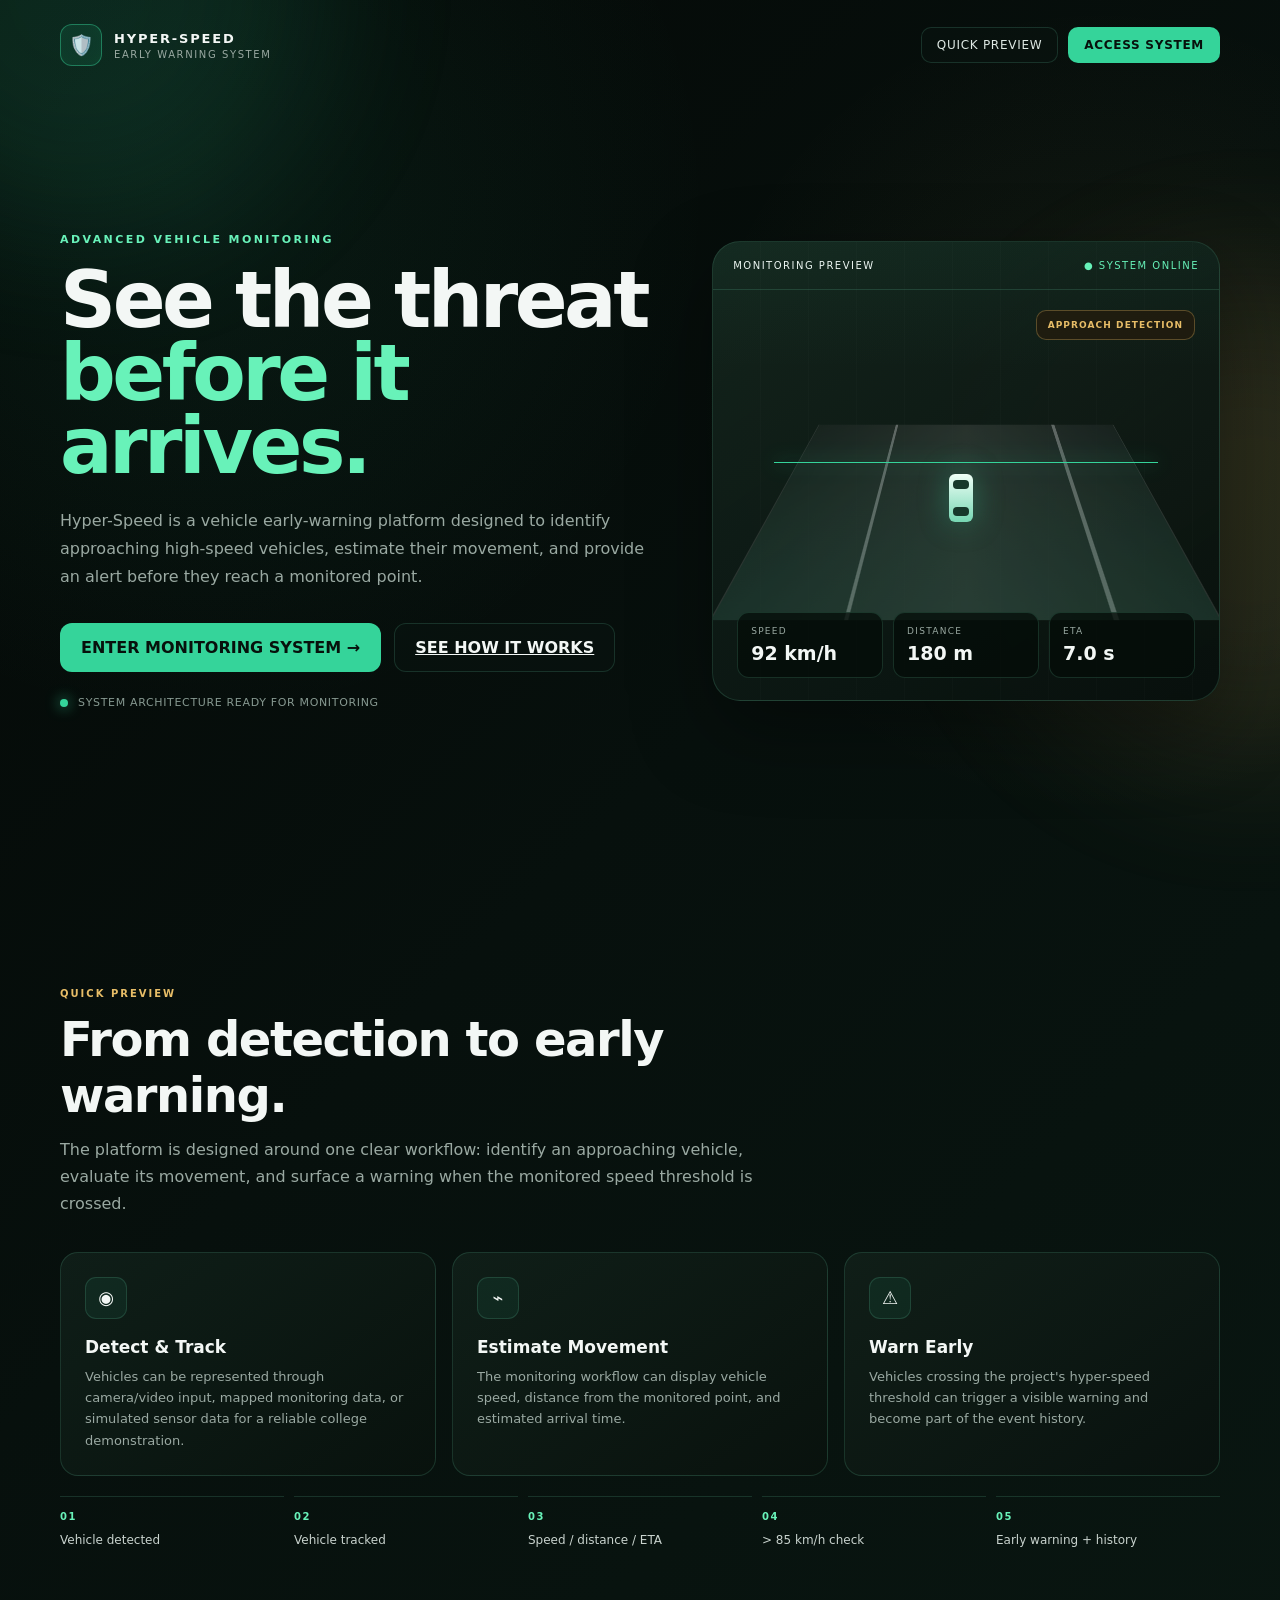
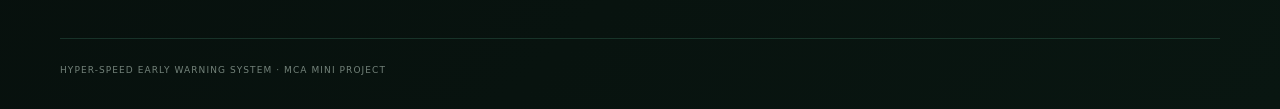
<file: frontend/index.html>
<!DOCTYPE html>
<html lang="en">
<head>
    <meta charset="UTF-8">
    <meta name="viewport" content="width=device-width, initial-scale=1.0">
    <title>Hyper-Speed | Early Warning System</title>

    <style>
        :root {
            --bg: #07100d;
            --bg-soft: #0c1713;
            --panel: rgba(15, 28, 23, 0.88);
            --panel-strong: #10211a;
            --line: rgba(126, 255, 205, 0.14);
            --text: #f3f7f5;
            --muted: #9aa9a2;
            --green: #35d49a;
            --green-bright: #68f2b9;
            --gold: #e7bd67;
            --red: #ff526b;
            --shadow: 0 30px 80px rgba(0, 0, 0, 0.38);
        }

        * {
            box-sizing: border-box;
            margin: 0;
            padding: 0;
        }

        html {
            scroll-behavior: smooth;
        }

        body {
            font-family: Inter, ui-sans-serif, system-ui, -apple-system, BlinkMacSystemFont,
                "Segoe UI", sans-serif;
            background:
                radial-gradient(circle at 15% 12%, rgba(53, 212, 154, 0.08), transparent 28%),
                radial-gradient(circle at 86% 24%, rgba(231, 189, 103, 0.06), transparent 24%),
                linear-gradient(135deg, #040806 0%, #07100d 48%, #091611 100%);
            color: var(--text);
            min-height: 100vh;
            overflow-x: hidden;
        }

        body.hs-lock {
            overflow: hidden;
        }

        a {
            color: inherit;
        }

        button,
        input {
            font: inherit;
        }

        .hs-page {
            min-height: 100vh;
            position: relative;
        }

        .hs-noise,
        .hs-grid {
            position: fixed;
            inset: 0;
            pointer-events: none;
        }

        .hs-grid {
            opacity: 0.16;
            background-image:
                linear-gradient(rgba(255,255,255,0.035) 1px, transparent 1px),
                linear-gradient(90deg, rgba(255,255,255,0.035) 1px, transparent 1px);
            background-size: 44px 44px;
            mask-image: linear-gradient(to bottom, black, transparent 92%);
        }

        .hs-glow {
            position: fixed;
            width: 480px;
            height: 480px;
            border-radius: 50%;
            filter: blur(80px);
            pointer-events: none;
            opacity: 0.12;
        }

        .hs-glow.one {
            background: var(--green);
            top: -250px;
            left: -160px;
        }

        .hs-glow.two {
            background: var(--gold);
            right: -210px;
            top: 280px;
        }

        .hs-container {
            width: min(1160px, calc(100% - 40px));
            margin: 0 auto;
        }

        /* NAVIGATION */
        .hs-nav {
            position: relative;
            z-index: 5;
            display: flex;
            align-items: center;
            justify-content: space-between;
            padding: 24px 0;
        }

        .hs-brand {
            display: flex;
            align-items: center;
            gap: 12px;
        }

        .hs-brand-mark {
            width: 42px;
            height: 42px;
            border: 1px solid rgba(53, 212, 154, 0.45);
            border-radius: 12px;
            display: grid;
            place-items: center;
            background: rgba(53, 212, 154, 0.08);
            box-shadow: inset 0 0 24px rgba(53, 212, 154, 0.06);
            font-size: 20px;
        }

        .hs-brand strong {
            display: block;
            letter-spacing: 0.14em;
            font-size: 13px;
        }

        .hs-brand span {
            display: block;
            color: var(--muted);
            font-size: 10px;
            letter-spacing: 0.16em;
            margin-top: 3px;
        }

        .hs-nav-actions {
            display: flex;
            gap: 10px;
            align-items: center;
        }

        .hs-nav-link,
        .hs-nav-button {
            border: 1px solid var(--line);
            background: rgba(10, 20, 16, 0.56);
            color: #dfe9e4;
            padding: 10px 15px;
            border-radius: 10px;
            text-decoration: none;
            cursor: pointer;
            font-size: 12px;
            letter-spacing: 0.06em;
            transition: 0.2s ease;
        }

        .hs-nav-link:hover,
        .hs-nav-button:hover {
            border-color: rgba(53, 212, 154, 0.35);
            transform: translateY(-1px);
        }

        .hs-nav-button {
            color: #07110c;
            border-color: transparent;
            background: var(--green);
            font-weight: 800;
        }

        /* HERO */
        .hs-hero {
            min-height: calc(100vh - 92px);
            display: grid;
            grid-template-columns: 1.08fr 0.92fr;
            gap: 56px;
            align-items: center;
            padding: 46px 0 92px;
            position: relative;
            z-index: 1;
        }

        .hs-kicker {
            color: var(--green-bright);
            font-size: 11px;
            letter-spacing: 0.22em;
            font-weight: 800;
            margin-bottom: 18px;
        }

        .hs-hero h1 {
            font-size: clamp(44px, 7vw, 78px);
            line-height: 0.94;
            letter-spacing: -0.045em;
            max-width: 720px;
        }

        .hs-hero h1 span {
            color: var(--green-bright);
        }

        .hs-hero-copy {
            color: var(--muted);
            font-size: 16px;
            line-height: 1.75;
            max-width: 650px;
            margin-top: 24px;
        }

        .hs-hero-actions {
            display: flex;
            gap: 13px;
            flex-wrap: wrap;
            margin-top: 32px;
        }

        .hs-primary,
        .hs-secondary {
            border-radius: 12px;
            padding: 14px 20px;
            cursor: pointer;
            border: 1px solid var(--line);
            transition: 0.2s ease;
            font-weight: 800;
        }

        .hs-primary {
            background: var(--green);
            color: #07110c;
            border-color: transparent;
        }

        .hs-secondary {
            background: rgba(10, 20, 16, 0.56);
            color: var(--text);
        }

        .hs-primary:hover,
        .hs-secondary:hover {
            transform: translateY(-2px);
        }

        .hs-live-note {
            margin-top: 24px;
            display: flex;
            align-items: center;
            gap: 10px;
            color: #879991;
            font-size: 11px;
            letter-spacing: 0.06em;
        }

        .hs-status-dot {
            width: 8px;
            height: 8px;
            border-radius: 50%;
            background: var(--green);
            box-shadow: 0 0 14px rgba(53, 212, 154, 0.9);
        }

        /* VISUAL PREVIEW */
        .hs-visual {
            position: relative;
            min-height: 460px;
            border: 1px solid var(--line);
            border-radius: 28px;
            background:
                linear-gradient(145deg, rgba(22, 40, 32, 0.84), rgba(7, 15, 12, 0.96));
            box-shadow: var(--shadow);
            overflow: hidden;
        }

        .hs-visual::before {
            content: "";
            position: absolute;
            inset: 0;
            background:
                linear-gradient(180deg, rgba(53, 212, 154, 0.045), transparent 28%),
                repeating-linear-gradient(
                    90deg,
                    transparent 0,
                    transparent 47px,
                    rgba(255,255,255,0.025) 48px
                );
            pointer-events: none;
        }

        .hs-monitor-top {
            display: flex;
            align-items: center;
            justify-content: space-between;
            padding: 18px 20px;
            border-bottom: 1px solid var(--line);
            font-size: 10px;
            letter-spacing: 0.15em;
        }

        .hs-monitor-top span:last-child {
            color: var(--green-bright);
        }

        .hs-road {
            position: absolute;
            left: 13%;
            right: 13%;
            top: 21%;
            bottom: 10%;
            transform: perspective(480px) rotateX(55deg);
            background:
                repeating-linear-gradient(
                    90deg,
                    transparent 0,
                    transparent 26%,
                    rgba(255,255,255,0.42) 26%,
                    rgba(255,255,255,0.42) 27%,
                    transparent 27%,
                    transparent 53%
                ),
                linear-gradient(90deg, #1b2521, #313a35 50%, #1b2521);
            border-left: 1px solid rgba(255,255,255,0.12);
            border-right: 1px solid rgba(255,255,255,0.12);
            opacity: 0.7;
        }

        .hs-road::after {
            content: "";
            position: absolute;
            inset: 0;
            background: linear-gradient(to bottom, transparent, rgba(53, 212, 154, 0.12));
        }

        .hs-scan-line {
            position: absolute;
            left: 12%;
            right: 12%;
            height: 1px;
            top: 48%;
            background: var(--green);
            box-shadow: 0 0 18px rgba(53, 212, 154, 0.85);
            animation: hs-scan 3.4s ease-in-out infinite;
        }

        @keyframes hs-scan {
            0%, 100% { top: 34%; opacity: 0.25; }
            50% { top: 70%; opacity: 0.95; }
        }

        .hs-vehicle {
            position: absolute;
            width: 24px;
            height: 48px;
            border-radius: 6px;
            background: linear-gradient(180deg, #effff7, #76d6b2);
            left: 49%;
            top: 56%;
            box-shadow: 0 0 30px rgba(53, 212, 154, 0.35);
            transform: translate(-50%, -50%);
        }

        .hs-vehicle::before,
        .hs-vehicle::after {
            content: "";
            position: absolute;
            left: 4px;
            right: 4px;
            height: 9px;
            border-radius: 4px;
            background: #17382b;
        }

        .hs-vehicle::before { top: 6px; }
        .hs-vehicle::after { bottom: 6px; }

        .hs-telemetry {
            position: absolute;
            left: 24px;
            right: 24px;
            bottom: 22px;
            display: grid;
            grid-template-columns: repeat(3, 1fr);
            gap: 10px;
        }

        .hs-telemetry-card {
            padding: 13px;
            border: 1px solid var(--line);
            background: rgba(5, 12, 9, 0.76);
            border-radius: 12px;
        }

        .hs-telemetry-card small {
            display: block;
            color: var(--muted);
            font-size: 9px;
            letter-spacing: 0.14em;
        }

        .hs-telemetry-card strong {
            display: block;
            margin-top: 6px;
            font-size: 19px;
        }

        .hs-alert-chip {
            position: absolute;
            right: 24px;
            top: 68px;
            padding: 9px 11px;
            border: 1px solid rgba(231, 189, 103, 0.3);
            border-radius: 10px;
            background: rgba(34, 28, 14, 0.86);
            color: var(--gold);
            font-size: 9px;
            letter-spacing: 0.12em;
            font-weight: 800;
        }

        /* QUICK PREVIEW */
        .hs-section {
            position: relative;
            z-index: 1;
            padding: 90px 0;
        }

        .hs-section-heading {
            max-width: 720px;
            margin-bottom: 34px;
        }

        .hs-section-heading p:first-child {
            color: var(--gold);
            font-size: 10px;
            font-weight: 800;
            letter-spacing: 0.2em;
            margin-bottom: 12px;
        }

        .hs-section-heading h2 {
            font-size: clamp(30px, 4.5vw, 48px);
            letter-spacing: -0.03em;
        }

        .hs-section-heading p:last-child {
            color: var(--muted);
            margin-top: 13px;
            line-height: 1.7;
        }

        .hs-preview-grid {
            display: grid;
            grid-template-columns: repeat(3, 1fr);
            gap: 16px;
        }

        .hs-preview-card {
            padding: 24px;
            border: 1px solid var(--line);
            border-radius: 18px;
            background: linear-gradient(145deg, rgba(17, 32, 26, 0.88), rgba(9, 18, 14, 0.88));
            min-height: 190px;
            transition: transform 0.2s ease, border-color 0.2s ease;
        }

        .hs-preview-card:hover {
            transform: translateY(-4px);
            border-color: rgba(53, 212, 154, 0.3);
        }

        .hs-preview-icon {
            width: 42px;
            height: 42px;
            display: grid;
            place-items: center;
            border-radius: 11px;
            border: 1px solid var(--line);
            background: rgba(53, 212, 154, 0.07);
            margin-bottom: 18px;
            font-size: 18px;
        }

        .hs-preview-card h3 {
            font-size: 17px;
            margin-bottom: 9px;
        }

        .hs-preview-card p {
            color: var(--muted);
            font-size: 13px;
            line-height: 1.65;
        }

        /* FLOW */
        .hs-flow {
            display: grid;
            grid-template-columns: repeat(5, 1fr);
            gap: 10px;
            margin-top: 20px;
        }

        .hs-flow-step {
            border-top: 1px solid var(--line);
            padding-top: 14px;
        }

        .hs-flow-step b {
            display: block;
            color: var(--green-bright);
            font-size: 10px;
            letter-spacing: 0.16em;
            margin-bottom: 7px;
        }

        .hs-flow-step span {
            font-size: 12px;
            color: #c9d3ce;
        }

        /* LOGIN OVERLAY */
        .hs-login-overlay {
            position: fixed;
            inset: 0;
            z-index: 50;
            display: none;
            align-items: center;
            justify-content: center;
            padding: 24px;
            background: rgba(2, 7, 5, 0.78);
            backdrop-filter: blur(10px);
        }

        .hs-login-overlay.open {
            display: flex;
        }

        .hs-login-card {
            width: min(460px, 100%);
            max-height: calc(100vh - 48px);
            overflow-y: auto;
            border: 1px solid rgba(53, 212, 154, 0.18);
            border-radius: 22px;
            background: linear-gradient(155deg, rgba(17, 31, 25, 0.98), rgba(6, 13, 10, 0.99));
            box-shadow: 0 35px 100px rgba(0, 0, 0, 0.58);
            padding: 30px;
            position: relative;
        }

        .hs-close {
            position: absolute;
            top: 14px;
            right: 14px;
            width: 34px;
            height: 34px;
            border-radius: 9px;
            border: 1px solid var(--line);
            background: transparent;
            color: #cdd8d3;
            cursor: pointer;
            font-size: 18px;
        }

        .hs-login-head {
            text-align: center;
            padding: 4px 28px 25px;
        }

        .hs-login-shield {
            width: 50px;
            height: 50px;
            margin: 0 auto 14px;
            display: grid;
            place-items: center;
            border: 1px solid rgba(53, 212, 154, 0.28);
            border-radius: 14px;
            background: rgba(53, 212, 154, 0.08);
            font-size: 22px;
        }

        .hs-login-head small {
            color: var(--green-bright);
            font-size: 9px;
            font-weight: 800;
            letter-spacing: 0.18em;
        }

        .hs-login-head h2 {
            margin-top: 7px;
            font-size: 25px;
        }

        .hs-login-head p {
            margin-top: 7px;
            color: var(--muted);
            font-size: 11px;
        }

        .hs-form-grid {
            display: grid;
            gap: 14px;
        }

        .hs-input-group label {
            display: block;
            color: #c3cec8;
            font-size: 10px;
            font-weight: 800;
            letter-spacing: 0.13em;
            margin-bottom: 7px;
        }

        .hs-input,
        .hs-password-wrap input {
            width: 100%;
            padding: 13px 14px;
            border-radius: 10px;
            border: 1px solid rgba(255,255,255,0.09);
            background: rgba(4, 9, 7, 0.74);
            color: var(--text);
            outline: none;
        }

        .hs-input:focus,
        .hs-password-wrap input:focus {
            border-color: rgba(53, 212, 154, 0.42);
            box-shadow: 0 0 0 3px rgba(53, 212, 154, 0.07);
        }

        .hs-password-wrap {
            position: relative;
        }

        .hs-password-wrap input {
            padding-right: 52px;
        }

        .hs-toggle-password {
            position: absolute;
            right: 11px;
            top: 50%;
            transform: translateY(-50%);
            border: none;
            background: transparent;
            color: #aab7b1;
            cursor: pointer;
            font-size: 17px;
        }

        .hs-forgot {
            display: block;
            text-align: right;
            margin-top: 7px;
            color: var(--green);
            font-size: 10px;
            text-decoration: none;
        }

        .hs-login-options {
            display: flex;
            align-items: center;
            justify-content: space-between;
            gap: 12px;
            margin-top: 7px;
        }

        .hs-remember {
            display: inline-flex;
            align-items: center;
            gap: 7px;
            color: #8f9d96;
            font-size: 10px;
            cursor: pointer;
            user-select: none;
        }

        .hs-remember input {
            width: 13px;
            height: 13px;
            accent-color: var(--green);
            cursor: pointer;
        }

        .hs-login-button {
            width: 100%;
            margin-top: 4px;
            padding: 14px;
            border: none;
            border-radius: 10px;
            background: var(--green);
            color: #07110c;
            cursor: pointer;
            font-weight: 900;
            letter-spacing: 0.05em;
        }

        .hs-login-message {
            min-height: 18px;
            text-align: center;
            font-size: 10px;
            margin-top: 10px;
        }

        .hs-signup-link {
            text-align: center;
            color: #88958f;
            font-size: 10px;
            margin-top: 17px;
        }

        .hs-signup-link a {
            color: var(--green);
            text-decoration: none;
            font-weight: 800;
        }

        .hs-box {
            display: none;
            margin-top: 16px;
            padding: 15px;
            border-radius: 12px;
            border: 1px solid rgba(53, 212, 154, 0.2);
            background: rgba(5, 12, 9, 0.72);
        }

        .hs-box h3 {
            color: var(--gold);
            font-size: 13px;
            margin-bottom: 7px;
        }

        .hs-box p {
            color: var(--muted);
            font-size: 10px;
            line-height: 1.55;
            margin-bottom: 11px;
        }

        .hs-box button {
            width: 100%;
            padding: 10px;
            border: none;
            border-radius: 8px;
            cursor: pointer;
            background: var(--green);
            color: #07110c;
            font-weight: 800;
            font-size: 11px;
        }

        .hs-system-secure {
            display: flex;
            align-items: center;
            justify-content: center;
            gap: 8px;
            margin-top: 19px;
            color: #899891;
            font-size: 9px;
            letter-spacing: 0.12em;
        }

        .hs-footer {
            position: relative;
            z-index: 1;
            border-top: 1px solid var(--line);
            padding: 26px 0 34px;
            color: #73827a;
            font-size: 9px;
            letter-spacing: 0.12em;
        }

        @media (max-width: 900px) {
            .hs-hero {
                grid-template-columns: 1fr;
                padding-top: 24px;
            }

            .hs-preview-grid {
                grid-template-columns: 1fr;
            }

            .hs-flow {
                grid-template-columns: 1fr 1fr;
                row-gap: 22px;
            }
        }

        @media (max-width: 600px) {
            .hs-container {
                width: min(100% - 24px, 1160px);
            }

            .hs-nav-link {
                display: none;
            }

            .hs-visual {
                min-height: 390px;
            }

            .hs-telemetry {
                grid-template-columns: 1fr;
            }

            .hs-telemetry-card {
                display: none;
            }

            .hs-login-card {
                padding: 23px;
                border-radius: 17px;
            }

            .hs-hero {
                min-height: auto;
                padding-bottom: 60px;
            }
        }
    </style>
</head>

<body>
<div class="hs-page">
    <div class="hs-grid"></div>
    <div class="hs-glow one"></div>
    <div class="hs-glow two"></div>

    <div class="hs-container">
        <nav class="hs-nav">
            <div class="hs-brand">
                <div class="hs-brand-mark">🛡️</div>
                <div>
                    <strong>HYPER-SPEED</strong>
                    <span>EARLY WARNING SYSTEM</span>
                </div>
            </div>

            <div class="hs-nav-actions">
                <a class="hs-nav-link" href="#preview">QUICK PREVIEW</a>
                <button class="hs-nav-button" type="button" id="topLoginButton">
                    ACCESS SYSTEM
                </button>
            </div>
        </nav>

        <main>
            <section class="hs-hero">
                <div>
                    <p class="hs-kicker">ADVANCED VEHICLE MONITORING</p>

                    <h1>
                        See the threat<br>
                        <span>before it arrives.</span>
                    </h1>

                    <p class="hs-hero-copy">
                        Hyper-Speed is a vehicle early-warning platform designed to identify
                        approaching high-speed vehicles, estimate their movement, and provide
                        an alert before they reach a monitored point.
                    </p>

                    <div class="hs-hero-actions">
                        <button class="hs-primary" type="button" id="heroLoginButton">
                            ENTER MONITORING SYSTEM →
                        </button>

                        <a class="hs-secondary" href="#preview">
                            SEE HOW IT WORKS
                        </a>
                    </div>

                    <div class="hs-live-note">
                        <span class="hs-status-dot"></span>
                        SYSTEM ARCHITECTURE READY FOR MONITORING
                    </div>
                </div>

                <div class="hs-visual" aria-label="Monitoring system preview">
                    <div class="hs-monitor-top">
                        <span>MONITORING PREVIEW</span>
                        <span>● SYSTEM ONLINE</span>
                    </div>

                    <div class="hs-road"></div>
                    <div class="hs-scan-line"></div>
                    <div class="hs-vehicle"></div>

                    <div class="hs-alert-chip">
                        APPROACH DETECTION
                    </div>

                    <div class="hs-telemetry">
                        <div class="hs-telemetry-card">
                            <small>SPEED</small>
                            <strong>92 km/h</strong>
                        </div>
                        <div class="hs-telemetry-card">
                            <small>DISTANCE</small>
                            <strong>180 m</strong>
                        </div>
                        <div class="hs-telemetry-card">
                            <small>ETA</small>
                            <strong>7.0 s</strong>
                        </div>
                    </div>
                </div>
            </section>

            <section class="hs-section" id="preview">
                <div class="hs-section-heading">
                    <p>QUICK PREVIEW</p>
                    <h2>From detection to early warning.</h2>
                    <p>
                        The platform is designed around one clear workflow:
                        identify an approaching vehicle, evaluate its movement, and
                        surface a warning when the monitored speed threshold is crossed.
                    </p>
                </div>

                <div class="hs-preview-grid">
                    <article class="hs-preview-card">
                        <div class="hs-preview-icon">◉</div>
                        <h3>Detect & Track</h3>
                        <p>
                            Vehicles can be represented through camera/video input,
                            mapped monitoring data, or simulated sensor data for a
                            reliable college demonstration.
                        </p>
                    </article>

                    <article class="hs-preview-card">
                        <div class="hs-preview-icon">⌁</div>
                        <h3>Estimate Movement</h3>
                        <p>
                            The monitoring workflow can display vehicle speed,
                            distance from the monitored point, and estimated
                            arrival time.
                        </p>
                    </article>

                    <article class="hs-preview-card">
                        <div class="hs-preview-icon">⚠</div>
                        <h3>Warn Early</h3>
                        <p>
                            Vehicles crossing the project's hyper-speed threshold
                            can trigger a visible warning and become part of the
                            event history.
                        </p>
                    </article>
                </div>

                <div class="hs-flow" aria-label="System flow preview">
                    <div class="hs-flow-step">
                        <b>01</b>
                        <span>Vehicle detected</span>
                    </div>
                    <div class="hs-flow-step">
                        <b>02</b>
                        <span>Vehicle tracked</span>
                    </div>
                    <div class="hs-flow-step">
                        <b>03</b>
                        <span>Speed / distance / ETA</span>
                    </div>
                    <div class="hs-flow-step">
                        <b>04</b>
                        <span>&gt; 85 km/h check</span>
                    </div>
                    <div class="hs-flow-step">
                        <b>05</b>
                        <span>Early warning + history</span>
                    </div>
                </div>
            </section>
        </main>

        <footer class="hs-footer">
            HYPER-SPEED EARLY WARNING SYSTEM · MCA MINI PROJECT
        </footer>
    </div>
</div>

<!-- LOGIN -->
<div class="hs-login-overlay" id="loginOverlay" aria-hidden="true">
    <section class="hs-login-card" role="dialog" aria-modal="true" aria-labelledby="loginTitle">
        <button class="hs-close" type="button" id="closeLogin" aria-label="Close">×</button>

        <div class="hs-login-head">
            <div class="hs-login-shield">🛡️</div>
            <small>AUTHORIZED SYSTEM ACCESS</small>
            <h2 id="loginTitle">Secure Monitoring Login</h2>
            <p>Sign in to open the Hyper-Speed monitoring control center.</p>
        </div>

        <form id="loginForm">
            <div class="hs-form-grid">
                <div class="hs-input-group">
                    <label for="username">USERNAME</label>
                    <input
                        class="hs-input"
                        type="text"
                        id="username"
                        placeholder="Enter username"
                        autocomplete="username"
                        required
                    >
                </div>

                <div class="hs-input-group">
                    <label for="password">PASSWORD</label>
                    <div class="hs-password-wrap">
                        <input
                            type="password"
                            id="password"
                            placeholder="Enter password"
                            autocomplete="current-password"
                            required
                        >
                        <button
                            class="hs-toggle-password"
                            type="button"
                            id="togglePassword"
                            title="Show password"
                            aria-label="Show password"
                        >👁</button>
                    </div>
                    <div class="hs-login-options">
                        <label class="hs-remember">
                            <input type="checkbox" id="rememberMe">
                            <span>Remember me</span>
                        </label>
                        <a class="hs-forgot" href="#" id="forgotPassword">Forgot Password?</a>
                    </div>
                </div>

                <button class="hs-login-button" type="submit">
                    SECURE LOGIN →
                </button>
            </div>

            <p id="loginMessage" class="hs-login-message"></p>
        </form>

        <p class="hs-signup-link">
            New user?
            <a href="#" id="showSignup">SIGN UP</a>
        </p>

        <div class="hs-box" id="signupBox">
            <h3>CREATE ACCOUNT</h3>
            <p>Create your account to access the Hyper-Speed monitoring system.</p>

            <div class="hs-form-grid">
                <div class="hs-input-group">
                    <label for="signupUsername">USERNAME</label>
                    <input class="hs-input" type="text" id="signupUsername"
                           placeholder="Choose username" autocomplete="username">
                </div>

                <div class="hs-input-group">
                    <label for="signupPassword">PASSWORD</label>
                    <input class="hs-input" type="password" id="signupPassword"
                           placeholder="Create password" autocomplete="new-password">
                </div>

                <div class="hs-input-group">
                    <label for="confirmPassword">CONFIRM PASSWORD</label>
                    <input class="hs-input" type="password" id="confirmPassword"
                           placeholder="Confirm password" autocomplete="new-password">
                </div>

                <button type="button" id="signupButton">CREATE ACCOUNT</button>
            </div>

            <p id="signupMessage" class="hs-login-message"></p>

            <p class="hs-signup-link">
                Already have an account?
                <a href="#" id="backToLogin">LOGIN</a>
            </p>
        </div>

        <div class="hs-box" id="resetBox">
            <h3>PASSWORD RECOVERY</h3>
            <p>
                This is a local college-project login.
                Your demo credentials can be reset here.
            </p>
            <button type="button" id="resetButton">RESET TO NEW LOGIN</button>
        </div>

        <div class="hs-system-secure">
            <span class="hs-status-dot"></span>
            SYSTEM SECURE
        </div>
    </section>
</div>

<script>
    const loginOverlay = document.getElementById("loginOverlay");
    const topLoginButton = document.getElementById("topLoginButton");
    const heroLoginButton = document.getElementById("heroLoginButton");
    const closeLogin = document.getElementById("closeLogin");

    const loginForm = document.getElementById("loginForm");
    const usernameInput = document.getElementById("username");
    const passwordInput = document.getElementById("password");
    const loginMessage = document.getElementById("loginMessage");
    const togglePassword = document.getElementById("togglePassword");
    const rememberMe = document.getElementById("rememberMe");

    const forgotPassword = document.getElementById("forgotPassword");
    const resetBox = document.getElementById("resetBox");
    const resetButton = document.getElementById("resetButton");

    const showSignup = document.getElementById("showSignup");
    const signupBox = document.getElementById("signupBox");
    const signupButton = document.getElementById("signupButton");
    const signupUsername = document.getElementById("signupUsername");
    const signupPassword = document.getElementById("signupPassword");
    const confirmPassword = document.getElementById("confirmPassword");
    const signupMessage = document.getElementById("signupMessage");
    const backToLogin = document.getElementById("backToLogin");

    // Demo-only browser remembering. For production, use secure server sessions/tokens.
    const SAVED_LOGIN_KEY = "hyperspeed_demo_login";

    function loadSavedLogin() {
        try {
            const saved = JSON.parse(localStorage.getItem(SAVED_LOGIN_KEY) || "null");
            if (saved && saved.username && saved.password) {
                usernameInput.value = saved.username;
                passwordInput.value = saved.password;
                rememberMe.checked = true;
            }
        } catch (error) {
            console.warn("Saved login could not be loaded.", error);
        }
    }

    function saveLogin(username, password) {
        if (!rememberMe.checked) {
            localStorage.removeItem(SAVED_LOGIN_KEY);
            return;
        }
        localStorage.setItem(SAVED_LOGIN_KEY, JSON.stringify({ username, password }));
    }

    function clearSavedLogin() {
        localStorage.removeItem(SAVED_LOGIN_KEY);
        rememberMe.checked = false;
    }

    function openLogin() {
        loginOverlay.classList.add("open");
        loginOverlay.setAttribute("aria-hidden", "false");
        document.body.classList.add("hs-lock");
        window.setTimeout(() => usernameInput.focus(), 120);
    }

    function closeLoginPanel() {
        loginOverlay.classList.remove("open");
        loginOverlay.setAttribute("aria-hidden", "true");
        document.body.classList.remove("hs-lock");
    }

    loadSavedLogin();

    topLoginButton.addEventListener("click", openLogin);
    heroLoginButton.addEventListener("click", openLogin);
    closeLogin.addEventListener("click", closeLoginPanel);

    loginOverlay.addEventListener("click", function (event) {
        if (event.target === loginOverlay) {
            closeLoginPanel();
        }
    });

    document.addEventListener("keydown", function (event) {
        if (event.key === "Escape" && loginOverlay.classList.contains("open")) {
            closeLoginPanel();
        }
    });

    togglePassword.addEventListener("click", function () {
        if (passwordInput.type === "password") {
            passwordInput.type = "text";
            togglePassword.textContent = "🙈";
            togglePassword.title = "Hide password";
        } else {
            passwordInput.type = "password";
            togglePassword.textContent = "👁";
            togglePassword.title = "Show password";
        }
    });

    loginForm.addEventListener("submit", async function (event) {
        event.preventDefault();

        const username = usernameInput.value.trim();
        const password = passwordInput.value;

        if (!username || !password) {
            loginMessage.textContent = "Please enter username and password.";
            loginMessage.style.color = "#ff526b";
            return;
        }

        loginMessage.textContent = "AUTHENTICATING...";
        loginMessage.style.color = "#e7bd67";

        try {
            const response = await fetch("/login", {
                method: "POST",
                headers: {
                    "Content-Type": "application/json"
                },
                body: JSON.stringify({
                    username: username,
                    password: password
                })
            });

            const result = await response.json();

            if (result.success) {
                saveLogin(username, password);
                loginMessage.textContent = "ACCESS GRANTED — SYSTEM INITIALIZING...";
                loginMessage.style.color = "#35d49a";

                setTimeout(function () {
                    window.location.href = "/dashboard";
                }, 700);
            } else {
                loginMessage.textContent = "ACCESS DENIED — " + result.message;
                loginMessage.style.color = "#ff526b";
                passwordInput.value = "";
                passwordInput.focus();
            }
        } catch (error) {
            loginMessage.textContent = "SERVER ERROR — PLEASE TRY AGAIN";
            loginMessage.style.color = "#ff526b";
        }
    });

    forgotPassword.addEventListener("click", function (event) {
        event.preventDefault();
        resetBox.style.display = "block";
        signupBox.style.display = "none";
    });

    resetButton.addEventListener("click", function () {
        usernameInput.value = "rehan";
        passwordInput.value = "Rehan@123";
        passwordInput.type = "text";
        togglePassword.textContent = "🙈";
        togglePassword.title = "Hide password";
        if (rememberMe.checked) {
            saveLogin(usernameInput.value, passwordInput.value);
        }
        loginMessage.textContent = "NEW LOGIN READY";
        loginMessage.style.color = "#35d49a";
        resetBox.style.display = "none";
    });

    showSignup.addEventListener("click", function (event) {
        event.preventDefault();
        signupBox.style.display = "block";
        resetBox.style.display = "none";
        loginMessage.textContent = "";
        signupUsername.focus();
    });

    backToLogin.addEventListener("click", function (event) {
        event.preventDefault();

        signupBox.style.display = "none";
        signupMessage.textContent = "";
        signupUsername.value = "";
        signupPassword.value = "";
        confirmPassword.value = "";
    });

    signupButton.addEventListener("click", async function () {
        const username = signupUsername.value.trim();
        const password = signupPassword.value;
        const confirm = confirmPassword.value;

        if (!username || !password || !confirm) {
            signupMessage.textContent = "Please fill in all fields.";
            signupMessage.style.color = "#ff526b";
            return;
        }

        if (username.length < 3) {
            signupMessage.textContent =
                "Username must contain at least 3 characters.";
            signupMessage.style.color = "#ff526b";
            return;
        }

        if (password.length < 6) {
            signupMessage.textContent =
                "Password must contain at least 6 characters.";
            signupMessage.style.color = "#ff526b";
            return;
        }

        if (password !== confirm) {
            signupMessage.textContent = "Passwords do not match.";
            signupMessage.style.color = "#ff526b";
            return;
        }

        signupMessage.textContent = "CREATING ACCOUNT...";
        signupMessage.style.color = "#e7bd67";

        try {
            const response = await fetch("/signup", {
                method: "POST",
                headers: {
                    "Content-Type": "application/json"
                },
                body: JSON.stringify({
                    username: username,
                    password: password
                })
            });

            const result = await response.json();

            if (result.success) {
                signupMessage.textContent =
                    "ACCOUNT CREATED — PLEASE LOGIN";
                signupMessage.style.color = "#35d49a";

                setTimeout(function () {
                    signupBox.style.display = "none";
                    signupUsername.value = "";
                    signupPassword.value = "";
                    confirmPassword.value = "";
                    usernameInput.value = username;
                    passwordInput.value = "";
                    usernameInput.focus();

                    loginMessage.textContent =
                        "ACCOUNT CREATED — PLEASE LOGIN";
                    loginMessage.style.color = "#35d49a";
                }, 1200);
            } else {
                signupMessage.textContent = result.message;
                signupMessage.style.color = "#ff526b";
            }
        } catch (error) {
            signupMessage.textContent =
                "SERVER ERROR — PLEASE TRY AGAIN";
            signupMessage.style.color = "#ff526b";
        }
    });
</script>
</body>
</html>
</file>
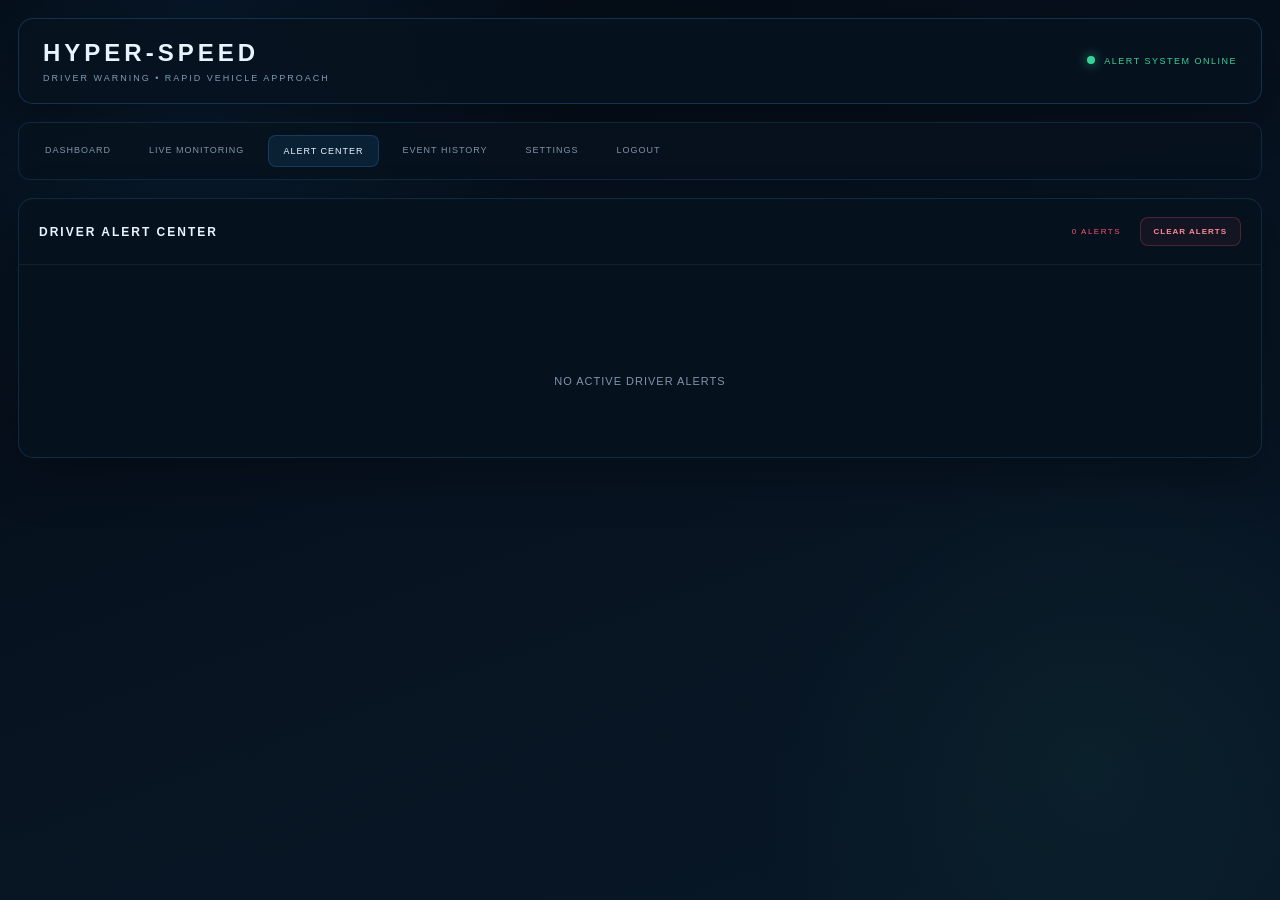
<file: frontend/alerts.html>
<!DOCTYPE html>
<html lang="en">

<head>
    <meta charset="UTF-8">

    <meta name="viewport"
          content="width=device-width, initial-scale=1.0">

    <title>Hyper-Speed | Alert Center</title>

    <style>

        :root {
            --bg: #050d17;
            --panel: #0a1727;
            --panel-2: #0d1d31;

            --blue: #37a9ff;
            --green: #36d399;
            --red: #ff526b;

            --text: #eaf4ff;
            --muted: #8094ab;

            --line: rgba(100,160,210,.16);
        }

        * {
            box-sizing: border-box;
            margin: 0;
            padding: 0;
        }

        body {
            min-height: 100vh;

            background:
                radial-gradient(
                    circle at 15% 10%,
                    rgba(28,120,201,.12),
                    transparent 28%
                ),
                radial-gradient(
                    circle at 85% 85%,
                    rgba(54,211,153,.05),
                    transparent 25%
                ),
                linear-gradient(
                    160deg,
                    #040a12,
                    #071321,
                    #081827
                );

            color: var(--text);

            font-family:
                Inter,
                "Segoe UI",
                Arial,
                sans-serif;
        }

        .page {
            min-height: 100vh;
            padding: 18px;
        }

        /* HEADER */

        .header {
            display: flex;
            justify-content: space-between;
            align-items: center;

            padding: 20px 24px;
            margin-bottom: 18px;

            border:
                1px solid rgba(55,169,255,.22);

            border-radius: 15px;

            background:
                rgba(7,18,31,.95);

            box-shadow:
                0 18px 45px rgba(0,0,0,.30);
        }

        .brand h1 {
            font-size: 24px;
            letter-spacing: 4px;
        }

        .brand p {
            margin-top: 6px;

            color: #7e9ab4;

            font-size: 9px;
            letter-spacing: 2px;
        }

        .online {
            color: var(--green);

            font-size: 9px;

            letter-spacing: 1.5px;
        }

        .dot {
            display: inline-block;

            width: 8px;
            height: 8px;

            margin-right: 6px;

            border-radius: 50%;

            background: var(--green);

            box-shadow:
                0 0 12px rgba(54,211,153,.8);
        }

        /* NAVIGATION */

        .nav {
            display: flex;
            flex-wrap: wrap;

            gap: 10px;

            margin-bottom: 18px;

            padding: 12px;

            border:
                1px solid rgba(55,169,255,.15);

            border-radius: 12px;

            background:
                rgba(7,18,31,.90);
        }

        .nav a {
            text-decoration: none;

            padding: 10px 14px;

            border-radius: 8px;

            color: var(--muted);

            font-size: 9px;

            letter-spacing: 1px;
        }

        .nav a:hover,
        .nav a.active {
            color: #eaf4ff;

            background:
                rgba(55,169,255,.10);

            border:
                1px solid rgba(55,169,255,.20);
        }

        /* MAIN */

        .panel {
            border:
                1px solid rgba(55,169,255,.17);

            border-radius: 15px;

            background:
                rgba(7,18,31,.96);

            overflow: hidden;

            box-shadow:
                0 18px 50px rgba(0,0,0,.28);
        }

        .panel-header {
            display: flex;
            justify-content: space-between;
            align-items: center;

            gap: 15px;

            padding: 18px 20px;

            border-bottom:
                1px solid rgba(255,255,255,.06);
        }

        .panel-header h2 {
            font-size: 12px;

            letter-spacing: 2px;
        }

        .panel-header span {
            color: var(--red);

            font-size: 8px;

            letter-spacing: 1.5px;
        }

        /* ALERT CONTAINER */

        .alerts {
            padding: 20px;
        }

        .empty {
            padding: 70px 20px;

            text-align: center;

            color: var(--muted);

            font-size: 11px;

            letter-spacing: 1px;
        }

        /* ALERT CARD */

        .alert-card {
            position: relative;

            display: grid;

            grid-template-columns:
                52px
                1fr
                auto;

            align-items: center;

            gap: 16px;

            padding: 16px;

            margin-bottom: 12px;

            border:
                1px solid rgba(255,82,107,.22);

            border-radius: 12px;

            background:
                linear-gradient(
                    145deg,
                    rgba(44,12,22,.78),
                    rgba(10,18,29,.90)
                );

            box-shadow:
                inset 0 0 25px rgba(255,82,107,.025);
        }

        .alert-icon {
            display: flex;
            align-items: center;
            justify-content: center;

            width: 52px;
            height: 52px;

            border-radius: 12px;

            background:
                rgba(255,82,107,.10);

            border:
                1px solid rgba(255,82,107,.30);

            color: var(--red);

            font-size: 22px;

            box-shadow:
                0 0 18px rgba(255,82,107,.10);
        }

        .alert-main h3 {
            color: #ff7a8c;

            font-size: 12px;

            letter-spacing: 1px;
        }

        .alert-main p {
            margin-top: 6px;

            color: #91a6bb;

            font-size: 9px;

            line-height: 1.6;
        }

        .alert-meta {
            display: flex;
            flex-direction: column;

            align-items: flex-end;

            gap: 6px;
        }

        .alert-speed {
            color: #ff8998;

            font-size: 18px;

            font-weight: 700;
        }

        .alert-time {
            color: #687e93;

            font-size: 8px;

            letter-spacing: 1px;
        }

        .clear-btn {
            padding: 9px 13px;

            border:
                1px solid rgba(255,82,107,.25);

            border-radius: 8px;

            background:
                rgba(255,82,107,.06);

            color: #ff8998;

            font-size: 8px;

            font-weight: 700;

            letter-spacing: 1px;

            cursor: pointer;
        }

        .clear-btn:hover {
            background:
                rgba(255,82,107,.12);
        }

        @media (max-width: 700px) {

            .header {
                flex-direction: column;
                align-items: flex-start;

                gap: 12px;
            }

            .alert-card {
                grid-template-columns: 45px 1fr;
            }

            .alert-meta {
                grid-column: 2;

                align-items: flex-start;
            }

        }

    </style>
</head>


<body>

<div class="page">


    <!-- HEADER -->

    <header class="header">

        <div class="brand">

            <h1>
                HYPER-SPEED
            </h1>

            <p>
                DRIVER WARNING • RAPID VEHICLE APPROACH
            </p>

        </div>


        <div class="online">

            <span class="dot"></span>

            ALERT SYSTEM ONLINE

        </div>

    </header>


    <!-- NAVIGATION -->

    <nav class="nav">

        <a href="/dashboard">
            DASHBOARD
        </a>

        <a href="/monitoring">
            LIVE MONITORING
        </a>

        <a href="/alerts" class="active">
            ALERT CENTER
        </a>

        <a href="/history">
            EVENT HISTORY
        </a>

        <a href="/settings">
            SETTINGS
        </a>

        <a href="/">
            LOGOUT
        </a>

    </nav>


    <!-- ALERT PANEL -->

    <section class="panel">


        <div class="panel-header">

            <h2>
                DRIVER ALERT CENTER
            </h2>

            <div>

                <span id="alertCount"
                      style="margin-right:14px;">
                    0 ALERTS
                </span>

                <button
                    class="clear-btn"
                    onclick="clearAlerts()">
                    CLEAR ALERTS
                </button>

            </div>

        </div>


        <div
            id="alerts"
            class="alerts">

        </div>


        <div
            id="empty"
            class="empty">

            NO ACTIVE DRIVER ALERTS

        </div>


    </section>

</div>


<script>

/* ==========================================================
   ALERT CENTER
========================================================== */

function getAlerts() {

    try {

        return JSON.parse(
            localStorage.getItem(
                "hyperSpeedAlerts"
            ) || "[]"
        );

    } catch (error) {

        return [];

    }

}


/* ==========================================================
   SAVE ALERT
========================================================== */

function saveAlert(alert) {

    let alerts =
        getAlerts();

    alerts.push(alert);

    if (alerts.length > 50) {

        alerts =
            alerts.slice(-50);

    }

    localStorage.setItem(
        "hyperSpeedAlerts",
        JSON.stringify(alerts)
    );

}


/* ==========================================================
   RENDER ALERTS
========================================================== */

function renderAlerts() {

    const alerts =
        getAlerts();

    const container =
        document.getElementById(
            "alerts"
        );

    const empty =
        document.getElementById(
            "empty"
        );

    const count =
        document.getElementById(
            "alertCount"
        );


    container.innerHTML = "";


    count.textContent =
        alerts.length +
        (alerts.length === 1
            ? " ALERT"
            : " ALERTS");


    if (alerts.length === 0) {

        empty.style.display =
            "block";

        return;

    }


    empty.style.display =
        "none";


    alerts
        .slice()
        .reverse()
        .forEach(function(alert) {


            const card =
                document.createElement(
                    "div"
                );

            card.className =
                "alert-card";


            card.innerHTML = `

                <div class="alert-icon">
                    ⚠
                </div>


                <div class="alert-main">

                    <h3>
                        ${alert.direction}
                        APPROACH DETECTED
                    </h3>

                    <p>
                        Vehicle ${alert.id}
                        is closing on our position.
                        Driver warning threshold exceeded.
                    </p>

                </div>


                <div class="alert-meta">

                    <div class="alert-speed">
                        ${alert.speed} km/h
                    </div>

                    <div class="alert-time">
                        ${alert.time}
                    </div>

                </div>

            `;


            container.appendChild(
                card
            );

        });

}


/* ==========================================================
   CLEAR ALERTS
========================================================== */

function clearAlerts() {

    localStorage.removeItem(
        "hyperSpeedAlerts"
    );

    renderAlerts();

}


/* ==========================================================
   INITIALIZE
========================================================== */

renderAlerts();


setInterval(
    renderAlerts,
    1000
);

</script>


</body>
</html>
</file>
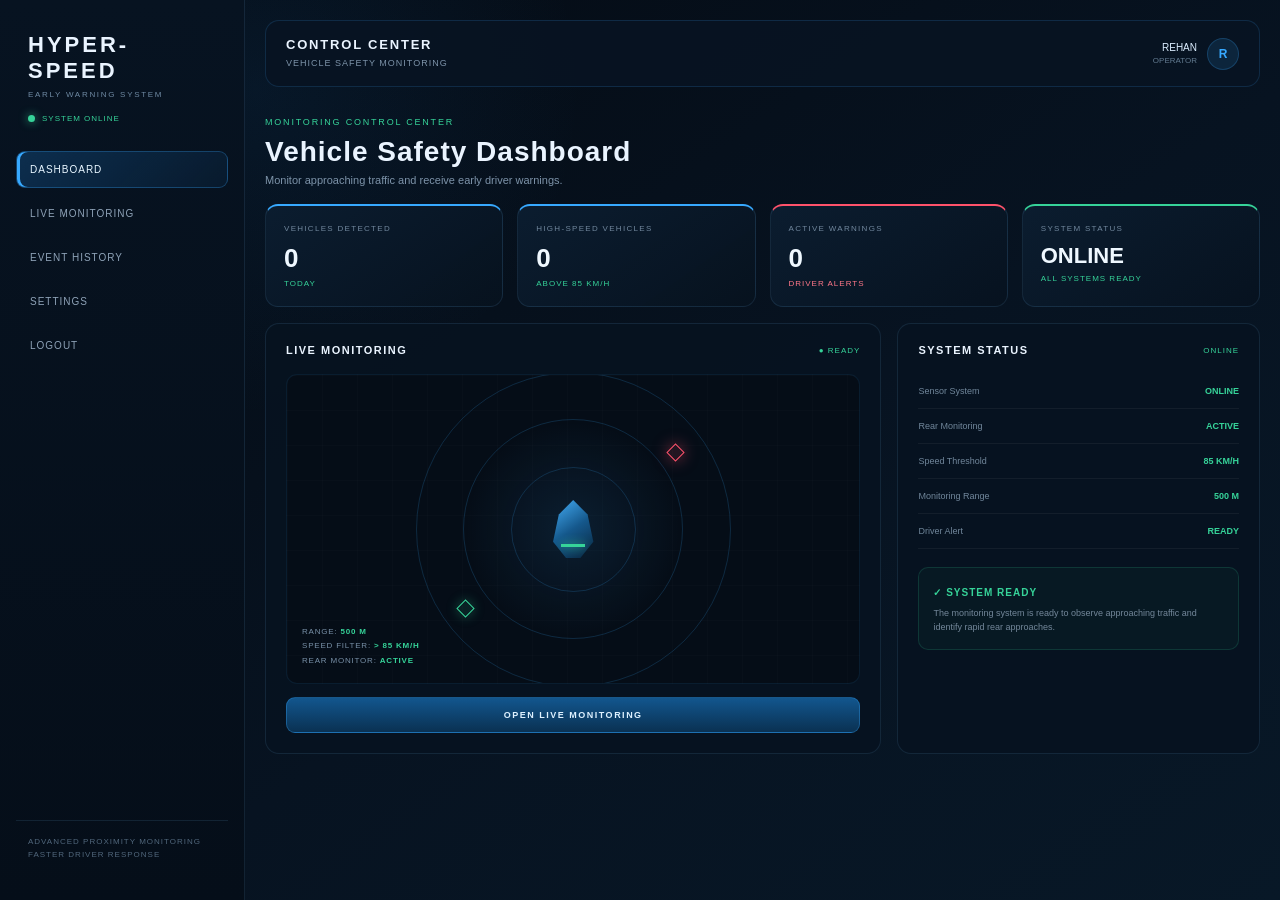
<file: frontend/dashboard.html>
<!DOCTYPE html>
<html lang="en">

<head>
    <meta charset="UTF-8">
    <meta name="viewport" content="width=device-width, initial-scale=1.0">

    <title>Hyper-Speed | Dashboard</title>

    <style>
        :root {
            --bg: #050d17;
            --sidebar: #071321;
            --panel: #0a1727;
            --panel2: #0d1d31;

            --blue: #1c78c9;
            --blue-bright: #37a9ff;
            --green: #36d399;
            --red: #ff526b;

            --text: #eaf4ff;
            --muted: #7d93a9;
            --line: rgba(100,160,210,.14);
        }

        * {
            box-sizing: border-box;
            margin: 0;
            padding: 0;
        }

        body {
            min-height: 100vh;

            background:
                radial-gradient(
                    circle at 20% 10%,
                    rgba(28,120,201,.10),
                    transparent 25%
                ),
                linear-gradient(
                    145deg,
                    #040a12,
                    #071321 55%,
                    #081827
                );

            color: var(--text);

            font-family:
                "Segoe UI",
                Arial,
                sans-serif;
        }

        a {
            text-decoration: none;
            color: inherit;
        }

        /* =========================
           APP
        ========================= */

        .app {
            min-height: 100vh;
            display: flex;
        }

        /* =========================
           SIDEBAR
        ========================= */

        .sidebar {
            width: 245px;
            min-height: 100vh;

            padding: 24px 16px;

            background:
                linear-gradient(
                    180deg,
                    #071321,
                    #050e19
                );

            border-right:
                1px solid var(--line);

            display: flex;
            flex-direction: column;
        }

        .brand {
            padding: 8px 12px 25px;
        }

        .brand h1 {
            font-size: 22px;
            letter-spacing: 3px;
        }

        .brand p {
            margin-top: 6px;

            color: #6f8aa3;

            font-size: 8px;
            letter-spacing: 1.7px;
        }

        .system-badge {
            margin-top: 15px;

            display: inline-flex;
            align-items: center;
            gap: 7px;

            color: var(--green);

            font-size: 8px;
            letter-spacing: 1px;
        }

        .system-dot {
            width: 7px;
            height: 7px;

            border-radius: 50%;

            background: var(--green);

            box-shadow:
                0 0 10px rgba(54,211,153,.8);
        }

        .nav {
            display: flex;
            flex-direction: column;
            gap: 7px;
        }

        .nav a {
            padding: 12px 13px;

            border: 1px solid transparent;
            border-radius: 9px;

            color: #8ea2b7;

            font-size: 10px;
            letter-spacing: 1px;

            transition: .2s;
        }

        .nav a:hover {
            color: #d9ebfb;

            background:
                rgba(55,169,255,.06);

            border-color:
                rgba(55,169,255,.12);
        }

        .nav a.active {
            color: #e8f6ff;

            background:
                linear-gradient(
                    135deg,
                    rgba(28,120,201,.28),
                    rgba(28,120,201,.08)
                );

            border-color:
                rgba(55,169,255,.28);

            box-shadow:
                inset 3px 0 0 var(--blue-bright);
        }

        .sidebar-footer {
            margin-top: auto;

            padding: 14px 12px;

            border-top:
                1px solid var(--line);

            color: #51677c;

            font-size: 8px;
            line-height: 1.7;
            letter-spacing: 1px;
        }

        /* =========================
           MAIN
        ========================= */

        .main {
            flex: 1;
            padding: 20px;
        }

        .topbar {
            display: flex;
            justify-content: space-between;
            align-items: center;

            padding: 16px 20px;

            border:
                1px solid rgba(55,169,255,.16);

            border-radius: 14px;

            background:
                rgba(8,20,34,.94);
        }

        .topbar h2 {
            font-size: 13px;
            letter-spacing: 1.8px;
        }

        .topbar span {
            color: var(--muted);
            font-size: 9px;
            letter-spacing: 1px;
        }

        .user-box {
            display: flex;
            align-items: center;
            gap: 10px;
        }

        .avatar {
            width: 32px;
            height: 32px;

            display: grid;
            place-items: center;

            border-radius: 50%;

            background:
                rgba(55,169,255,.12);

            border:
                1px solid rgba(55,169,255,.22);

            color: var(--blue-bright);

            font-size: 12px;
            font-weight: bold;
        }

        /* =========================
           WELCOME
        ========================= */

        .welcome {
            margin: 24px 0 18px;
        }

        .welcome small {
            color: var(--green);

            font-size: 9px;
            letter-spacing: 1.8px;
        }

        .welcome h1 {
            margin-top: 7px;

            font-size: 28px;
            letter-spacing: 1px;
        }

        .welcome p {
            margin-top: 6px;

            color: var(--muted);

            font-size: 11px;
        }

        /* =========================
           CARDS
        ========================= */

        .cards {
            display: grid;

            grid-template-columns:
                repeat(4, 1fr);

            gap: 14px;
        }

        .card {
            padding: 18px;

            border:
                1px solid var(--line);

            border-radius: 13px;

            background:
                linear-gradient(
                    145deg,
                    rgba(12,30,49,.92),
                    rgba(7,18,31,.94)
                );
        }

        .card-label {
            color: #71879d;

            font-size: 8px;
            letter-spacing: 1.3px;
        }

        .card-value {
            margin-top: 10px;

            color: #eff8ff;

            font-size: 26px;
            font-weight: 700;
        }

        .card-status {
            margin-top: 5px;

            color: var(--green);

            font-size: 8px;
            letter-spacing: 1px;
        }

        .card.blue {
            border-top:
                2px solid var(--blue-bright);
        }

        .card.green {
            border-top:
                2px solid var(--green);
        }

        .card.red {
            border-top:
                2px solid var(--red);
        }

        /* =========================
           CONTENT GRID
        ========================= */

        .content-grid {
            display: grid;

            grid-template-columns:
                1.7fr
                1fr;

            gap: 16px;

            margin-top: 16px;
        }

        .panel {
            padding: 20px;

            border:
                1px solid var(--line);

            border-radius: 14px;

            background:
                rgba(7,19,32,.94);
        }

        .panel-header {
            display: flex;

            justify-content: space-between;
            align-items: center;

            margin-bottom: 18px;
        }

        .panel-header h3 {
            font-size: 11px;
            letter-spacing: 1.5px;
        }

        .panel-header span {
            color: var(--green);

            font-size: 8px;
            letter-spacing: 1px;
        }

        /* =========================
           MONITOR PREVIEW
        ========================= */

        .monitor-preview {
            min-height: 310px;

            position: relative;

            display: flex;
            align-items: center;
            justify-content: center;

            overflow: hidden;

            border:
                1px solid rgba(55,169,255,.10);

            border-radius: 11px;

            background:
                radial-gradient(
                    circle at center,
                    rgba(55,169,255,.11),
                    transparent 33%
                ),
                linear-gradient(
                    rgba(255,255,255,.012) 1px,
                    transparent 1px
                ),
                linear-gradient(
                    90deg,
                    rgba(255,255,255,.012) 1px,
                    transparent 1px
                ),
                #050d17;

            background-size:
                auto,
                35px 35px,
                35px 35px,
                auto;
        }

        .preview-ring {
            position: absolute;

            border-radius: 50%;

            border:
                1px solid rgba(55,169,255,.18);
        }

        .ring1 {
            width: 125px;
            height: 125px;
        }

        .ring2 {
            width: 220px;
            height: 220px;
        }

        .ring3 {
            width: 315px;
            height: 315px;
        }

        .preview-core {
            position: relative;
            z-index: 4;

            width: 48px;
            height: 58px;

            clip-path:
                polygon(
                    50% 0,
                    80% 25%,
                    92% 72%,
                    65% 100%,
                    35% 100%,
                    8% 72%,
                    20% 25%
                );

            background:
                linear-gradient(
                    145deg,
                    #48b5ff,
                    #15588c,
                    #092238
                );

            box-shadow:
                0 0 25px rgba(55,169,255,.25);
        }

        .preview-core::after {
            content: "";

            position: absolute;

            left: 50%;
            bottom: 11px;

            width: 24px;
            height: 3px;

            transform:
                translateX(-50%);

            background: var(--green);

            box-shadow:
                0 0 10px rgba(54,211,153,.8);
        }

        .preview-vehicle {
            position: absolute;

            width: 13px;
            height: 13px;

            transform:
                rotate(45deg);

            border:
                1px solid var(--red);

            background:
                rgba(255,82,107,.12);

            box-shadow:
                0 0 15px rgba(255,82,107,.5);
        }

        .v1 {
            top: 23%;
            right: 31%;
        }

        .v2 {
            bottom: 22%;
            left: 30%;

            border-color: var(--green);

            background:
                rgba(54,211,153,.10);

            box-shadow:
                0 0 12px rgba(54,211,153,.35);
        }

        .preview-info {
            position: absolute;

            left: 15px;
            bottom: 15px;

            color: #7890a7;

            font-size: 8px;
            line-height: 1.8;
            letter-spacing: .8px;
        }

        .preview-info strong {
            color: var(--green);
        }

        .monitor-button {
            margin-top: 13px;

            width: 100%;

            padding: 12px;

            border:
                1px solid rgba(55,169,255,.32);

            border-radius: 9px;

            background:
                linear-gradient(
                    180deg,
                    #12568e,
                    #0a3152
                );

            color: #def1ff;

            cursor: pointer;

            font-size: 9px;
            font-weight: 700;
            letter-spacing: 1.5px;
        }

        /* =========================
           QUICK STATUS
        ========================= */

        .status-row {
            display: flex;

            justify-content: space-between;

            padding: 12px 0;

            border-bottom:
                1px solid rgba(255,255,255,.05);
        }

        .status-row:last-child {
            border-bottom: none;
        }

        .status-row span:first-child {
            color: #71879b;

            font-size: 9px;
        }

        .status-row span:last-child {
            color: var(--green);

            font-size: 9px;
            font-weight: 600;
        }

        .alert-box {
            margin-top: 18px;

            padding: 14px;

            border:
                1px solid rgba(54,211,153,.16);

            border-radius: 10px;

            background:
                rgba(54,211,153,.035);
        }

        .alert-box strong {
            color: var(--green);

            font-size: 10px;
            letter-spacing: 1px;
        }

        .alert-box p {
            margin-top: 6px;

            color: #73879a;

            font-size: 9px;
            line-height: 1.6;
        }

        /* =========================
           RESPONSIVE
        ========================= */

        @media (max-width: 1050px) {

            .sidebar {
                width: 205px;
            }

            .cards {
                grid-template-columns:
                    repeat(2, 1fr);
            }

            .content-grid {
                grid-template-columns: 1fr;
            }
        }

        @media (max-width: 700px) {

            .app {
                flex-direction: column;
            }

            .sidebar {
                width: 100%;
                min-height: auto;
            }

            .nav {
                flex-direction: row;
                flex-wrap: wrap;
            }

            .sidebar-footer {
                display: none;
            }

            .main {
                padding: 12px;
            }

            .cards {
                grid-template-columns: 1fr;
            }
        }

    </style>
</head>


<body>

<div class="app">


    <!-- =====================================================
         SIDEBAR
    ====================================================== -->

    <aside class="sidebar">

        <div class="brand">

            <h1>
                HYPER-SPEED
            </h1>

            <p>
                EARLY WARNING SYSTEM
            </p>

            <div class="system-badge">

                <span class="system-dot"></span>

                SYSTEM ONLINE

            </div>

        </div>


        <nav class="nav">

            <a
                href="/dashboard"
                class="active">
                DASHBOARD
            </a>

            <a
                href="/monitoring">
                LIVE MONITORING
            </a>

            <a
                href="/history">
                EVENT HISTORY
            </a>

            <a
                href="/settings">
                SETTINGS
            </a>

            <a
                href="/">
                LOGOUT
            </a>

        </nav>


        <div class="sidebar-footer">

            ADVANCED PROXIMITY MONITORING

            <br>

            FASTER DRIVER RESPONSE

        </div>

    </aside>



    <!-- =====================================================
         MAIN
    ====================================================== -->

    <main class="main">


        <!-- TOP BAR -->

        <div class="topbar">

            <div>

                <h2>
                    CONTROL CENTER
                </h2>

                <span>
                    VEHICLE SAFETY MONITORING
                </span>

            </div>


            <div class="user-box">

                <div>

                    <div style="
                        color:#dceeff;
                        font-size:10px;
                        text-align:right;
                    ">
                        REHAN
                    </div>

                    <div style="
                        color:#637b91;
                        font-size:8px;
                        text-align:right;
                        margin-top:3px;
                    ">
                        OPERATOR
                    </div>

                </div>


                <div class="avatar">
                    R
                </div>

            </div>

        </div>



        <!-- WELCOME -->

        <section class="welcome">

            <small>
                MONITORING CONTROL CENTER
            </small>

            <h1>
                Vehicle Safety Dashboard
            </h1>

            <p>
                Monitor approaching traffic and receive
                early driver warnings.
            </p>

        </section>



        <!-- =================================================
             KPI CARDS
        ================================================== -->

        <section class="cards">


            <div class="card blue">

                <div class="card-label">
                    VEHICLES DETECTED
                </div>

                <div
                    class="card-value"
                    id="vehiclesDetected">
                    0
                </div>

                <div class="card-status">
                    TODAY
                </div>

            </div>


            <div class="card blue">

                <div class="card-label">
                    HIGH-SPEED VEHICLES
                </div>

                <div
                    class="card-value"
                    id="highSpeed">
                    0
                </div>

                <div class="card-status">
                    ABOVE 85 KM/H
                </div>

            </div>


            <div class="card red">

                <div class="card-label">
                    ACTIVE WARNINGS
                </div>

                <div
                    class="card-value"
                    id="warnings">
                    0
                </div>

                <div class="card-status"
                     style="color:#ff7789;">
                    DRIVER ALERTS
                </div>

            </div>


            <div class="card green">

                <div class="card-label">
                    SYSTEM STATUS
                </div>

                <div class="card-value"
                     style="font-size:22px;">
                    ONLINE
                </div>

                <div class="card-status">
                    ALL SYSTEMS READY
                </div>

            </div>

        </section>



        <!-- =================================================
             CONTENT
        ================================================== -->

        <section class="content-grid">


            <!-- MONITOR PREVIEW -->

            <div class="panel">

                <div class="panel-header">

                    <h3>
                        LIVE MONITORING
                    </h3>

                    <span>
                        ● READY
                    </span>

                </div>


                <div class="monitor-preview">


                    <div class="preview-ring ring1"></div>

                    <div class="preview-ring ring2"></div>

                    <div class="preview-ring ring3"></div>


                    <div class="preview-vehicle v1"></div>

                    <div class="preview-vehicle v2"></div>


                    <div class="preview-core"></div>


                    <div class="preview-info">

                        RANGE:
                        <strong>500 M</strong>

                        <br>

                        SPEED FILTER:
                        <strong>&gt; 85 KM/H</strong>

                        <br>

                        REAR MONITOR:
                        <strong>ACTIVE</strong>

                    </div>

                </div>


                <a href="/monitoring">

                    <button
                        class="monitor-button">
                        OPEN LIVE MONITORING
                    </button>

                </a>

            </div>



            <!-- QUICK STATUS -->

            <div class="panel">

                <div class="panel-header">

                    <h3>
                        SYSTEM STATUS
                    </h3>

                    <span>
                        ONLINE
                    </span>

                </div>


                <div class="status-row">

                    <span>
                        Sensor System
                    </span>

                    <span>
                        ONLINE
                    </span>

                </div>


                <div class="status-row">

                    <span>
                        Rear Monitoring
                    </span>

                    <span>
                        ACTIVE
                    </span>

                </div>


                <div class="status-row">

                    <span>
                        Speed Threshold
                    </span>

                    <span>
                        85 KM/H
                    </span>

                </div>


                <div class="status-row">

                    <span>
                        Monitoring Range
                    </span>

                    <span>
                        500 M
                    </span>

                </div>


                <div class="status-row">

                    <span>
                        Driver Alert
                    </span>

                    <span>
                        READY
                    </span>

                </div>


                <div class="alert-box">

                    <strong>
                        ✓ SYSTEM READY
                    </strong>

                    <p>
                        The monitoring system is ready
                        to observe approaching traffic and
                        identify rapid rear approaches.
                    </p>

                </div>

            </div>

        </section>

    </main>

</div>


<!-- =========================================================
     DEMO DASHBOARD COUNTERS
========================================================== -->

<script>

    /*
 <script>

/* =========================================================
   HYPER-SPEED DASHBOARD DATA
========================================================= */

function getAppStats() {

    try {

        return JSON.parse(
            localStorage.getItem("hyperSpeedStats") ||
            '{"vehicles":0,"highSpeed":0,"warnings":0,"passes":0}'
        );

    } catch (error) {

        return {
            vehicles: 0,
            highSpeed: 0,
            warnings: 0,
            passes: 0
        };

    }

}


/* =========================================================
   UPDATE DASHBOARD
========================================================= */

function updateDashboard() {

    const stats =
        getAppStats();


    document.getElementById(
        "vehiclesDetected"
    ).textContent =
        stats.vehicles;


    document.getElementById(
        "highSpeed"
    ).textContent =
        stats.highSpeed;


    document.getElementById(
        "warnings"
    ).textContent =
        stats.warnings;

}


/* =========================================================
   INITIAL LOAD
========================================================= */

updateDashboard();


/* =========================================================
   CHECK FOR NEW MONITORING DATA
========================================================= */

setInterval(
    updateDashboard,
    1000
);

</script>
</body>
</html>
</file>
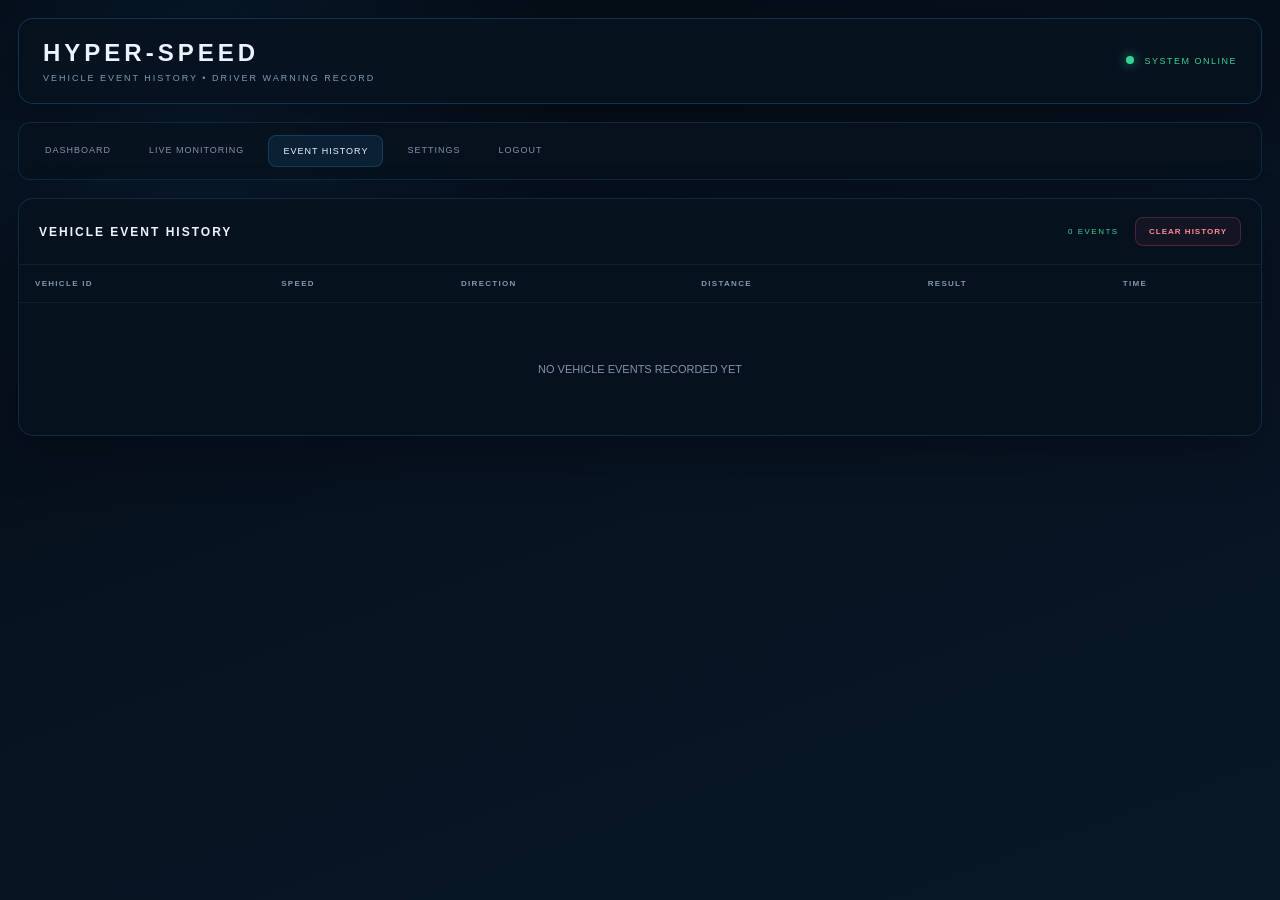
<file: frontend/history.html>
<!DOCTYPE html>
<html lang="en">

<head>
    <meta charset="UTF-8">
    <meta name="viewport" content="width=device-width, initial-scale=1.0">

    <title>Hyper-Speed | Event History</title>

    <style>
        :root {
            --bg: #050d17;
            --panel: #0a1727;
            --panel-2: #0d1d31;

            --blue: #37a9ff;
            --green: #36d399;
            --red: #ff526b;

            --text: #eaf4ff;
            --muted: #8094ab;
            --line: rgba(100,160,210,.16);
        }

        * {
            box-sizing: border-box;
            margin: 0;
            padding: 0;
        }

        body {
            min-height: 100vh;

            background:
                radial-gradient(
                    circle at 15% 10%,
                    rgba(28,120,201,.12),
                    transparent 28%
                ),
                linear-gradient(
                    160deg,
                    #040a12,
                    #071321,
                    #081827
                );

            color: var(--text);

            font-family:
                Inter,
                "Segoe UI",
                Arial,
                sans-serif;
        }

        .page {
            min-height: 100vh;
            padding: 18px;
        }

        .header {
            display: flex;
            justify-content: space-between;
            align-items: center;

            padding: 20px 24px;
            margin-bottom: 18px;

            border: 1px solid rgba(55,169,255,.22);
            border-radius: 15px;

            background:
                rgba(7,18,31,.95);

            box-shadow:
                0 18px 45px rgba(0,0,0,.30);
        }

        .brand h1 {
            font-size: 24px;
            letter-spacing: 4px;
        }

        .brand p {
            margin-top: 6px;

            color: #7e9ab4;

            font-size: 9px;
            letter-spacing: 2px;
        }

        .online {
            color: var(--green);

            font-size: 9px;
            letter-spacing: 1.5px;
        }

        .dot {
            display: inline-block;

            width: 8px;
            height: 8px;

            margin-right: 6px;

            border-radius: 50%;

            background: var(--green);

            box-shadow:
                0 0 12px rgba(54,211,153,.8);
        }

        .nav {
            display: flex;
            gap: 10px;

            margin-bottom: 18px;

            padding: 12px;

            border:
                1px solid rgba(55,169,255,.15);

            border-radius: 12px;

            background:
                rgba(7,18,31,.90);
        }

        .nav a {
            text-decoration: none;

            padding: 10px 14px;

            border-radius: 8px;

            color: var(--muted);

            font-size: 9px;

            letter-spacing: 1px;
        }

        .nav a:hover,
        .nav a.active {
            color: #eaf4ff;

            background:
                rgba(55,169,255,.10);

            border:
                1px solid rgba(55,169,255,.20);
        }

        .panel {
            border:
                1px solid rgba(55,169,255,.17);

            border-radius: 15px;

            background:
                rgba(7,18,31,.96);

            overflow: hidden;

            box-shadow:
                0 18px 50px rgba(0,0,0,.28);
        }

        .panel-header {
            display: flex;
            justify-content: space-between;
            align-items: center;

            padding: 18px 20px;

            border-bottom:
                1px solid rgba(255,255,255,.06);
        }

        .panel-header h2 {
            font-size: 12px;
            letter-spacing: 2px;
        }

        .panel-header span {
            color: var(--green);

            font-size: 8px;
            letter-spacing: 1.5px;
        }

        .table-wrap {
            width: 100%;
            overflow-x: auto;
        }

        table {
            width: 100%;
            border-collapse: collapse;
        }

        th {
            padding: 14px 16px;

            color: #7f98af;

            text-align: left;

            font-size: 8px;

            letter-spacing: 1.3px;

            border-bottom:
                1px solid rgba(255,255,255,.06);
        }

        td {
            padding: 15px 16px;

            color: #d9e8f6;

            font-size: 9px;

            border-bottom:
                1px solid rgba(255,255,255,.045);
        }

        tr:hover td {
            background:
                rgba(55,169,255,.025);
        }

        .speed {
            color: var(--blue);
            font-weight: 700;
        }

        .warning {
            color: #ff7789;
        }

        .filtered {
            color: var(--green);
        }

        .empty {
            text-align: center;

            padding: 60px 20px;

            color: var(--muted);

            font-size: 11px;
        }

        .clear-btn {
            padding: 9px 13px;

            border:
                1px solid rgba(255,82,107,.25);

            border-radius: 8px;

            background:
                rgba(255,82,107,.06);

            color: #ff8998;

            font-size: 8px;

            font-weight: 700;

            letter-spacing: 1px;

            cursor: pointer;
        }

        .clear-btn:hover {
            background:
                rgba(255,82,107,.12);
        }

        @media (max-width: 700px) {

            .header {
                flex-direction: column;
                align-items: flex-start;
                gap: 12px;
            }

            .nav {
                flex-wrap: wrap;
            }

        }
    </style>
</head>

<body>

<div class="page">

    <header class="header">

        <div class="brand">

            <h1>HYPER-SPEED</h1>

            <p>
                VEHICLE EVENT HISTORY • DRIVER WARNING RECORD
            </p>

        </div>

        <div class="online">

            <span class="dot"></span>

            SYSTEM ONLINE

        </div>

    </header>


    <nav class="nav">

        <a href="/dashboard">
            DASHBOARD
        </a>

        <a href="/monitoring">
            LIVE MONITORING
        </a>

        <a
            href="/history"
            class="active"
        >
            EVENT HISTORY
        </a>

        <a href="/settings">
            SETTINGS
        </a>

        <a href="/">
            LOGOUT
        </a>

    </nav>


    <section class="panel">

        <div class="panel-header">

            <h2>
                VEHICLE EVENT HISTORY
            </h2>

            <div>

                <span
                    id="eventCount"
                    style="margin-right:12px;"
                >
                    0 EVENTS
                </span>

                <button
                    class="clear-btn"
                    onclick="clearHistory()"
                >
                    CLEAR HISTORY
                </button>

            </div>

        </div>


        <div class="table-wrap">

            <table>

                <thead>

                    <tr>

                        <th>
                            VEHICLE ID
                        </th>

                        <th>
                            SPEED
                        </th>

                        <th>
                            DIRECTION
                        </th>

                        <th>
                            DISTANCE
                        </th>

                        <th>
                            RESULT
                        </th>

                        <th>
                            TIME
                        </th>

                    </tr>

                </thead>

                <tbody id="historyBody">

                </tbody>

            </table>


            <div
                id="emptyState"
                class="empty"
            >

                NO VEHICLE EVENTS RECORDED YET

            </div>

        </div>

    </section>

</div>


<script>

/* ==========================================================
   EVENT HISTORY
========================================================== */

function getHistory() {

    try {

        return JSON.parse(
            localStorage.getItem(
                "hyperSpeedHistory"
            ) || "[]"
        );

    } catch (error) {

        return [];

    }

}


function saveHistory(history) {

    localStorage.setItem(
        "hyperSpeedHistory",
        JSON.stringify(history)
    );

}


function renderHistory() {

    const history =
        getHistory();

    const body =
        document.getElementById(
            "historyBody"
        );

    const empty =
        document.getElementById(
            "emptyState"
        );

    const counter =
        document.getElementById(
            "eventCount"
        );


    body.innerHTML = "";


    counter.textContent =
        history.length +
        (history.length === 1
            ? " EVENT"
            : " EVENTS");


    if (history.length === 0) {

        empty.style.display =
            "block";

        return;

    }


    empty.style.display =
        "none";


    history
        .slice()
        .reverse()
        .forEach(function(event) {

            const row =
                document.createElement(
                    "tr"
                );


            const resultClass =
                event.result === "WARNING"
                    ? "warning"
                    : "filtered";


            row.innerHTML = `

                <td>
                    ${event.id}
                </td>

                <td class="speed">
                    ${event.speed} km/h
                </td>

                <td>
                    ${event.direction}
                </td>

                <td>
                    ${event.distance} m
                </td>

                <td class="${resultClass}">
                    ${event.result}
                </td>

                <td>
                    ${event.time}
                </td>

            `;


            body.appendChild(row);

        });

}


/* ==========================================================
   CLEAR HISTORY
========================================================== */

function clearHistory() {

    localStorage.removeItem(
        "hyperSpeedHistory"
    );

    renderHistory();

}


/* ==========================================================
   INITIALIZE
========================================================== */

renderHistory();


/*
   Refresh automatically so new
   monitoring events appear here.
*/

setInterval(
    renderHistory,
    1000
);

</script>

</body>
</html>
</file>
